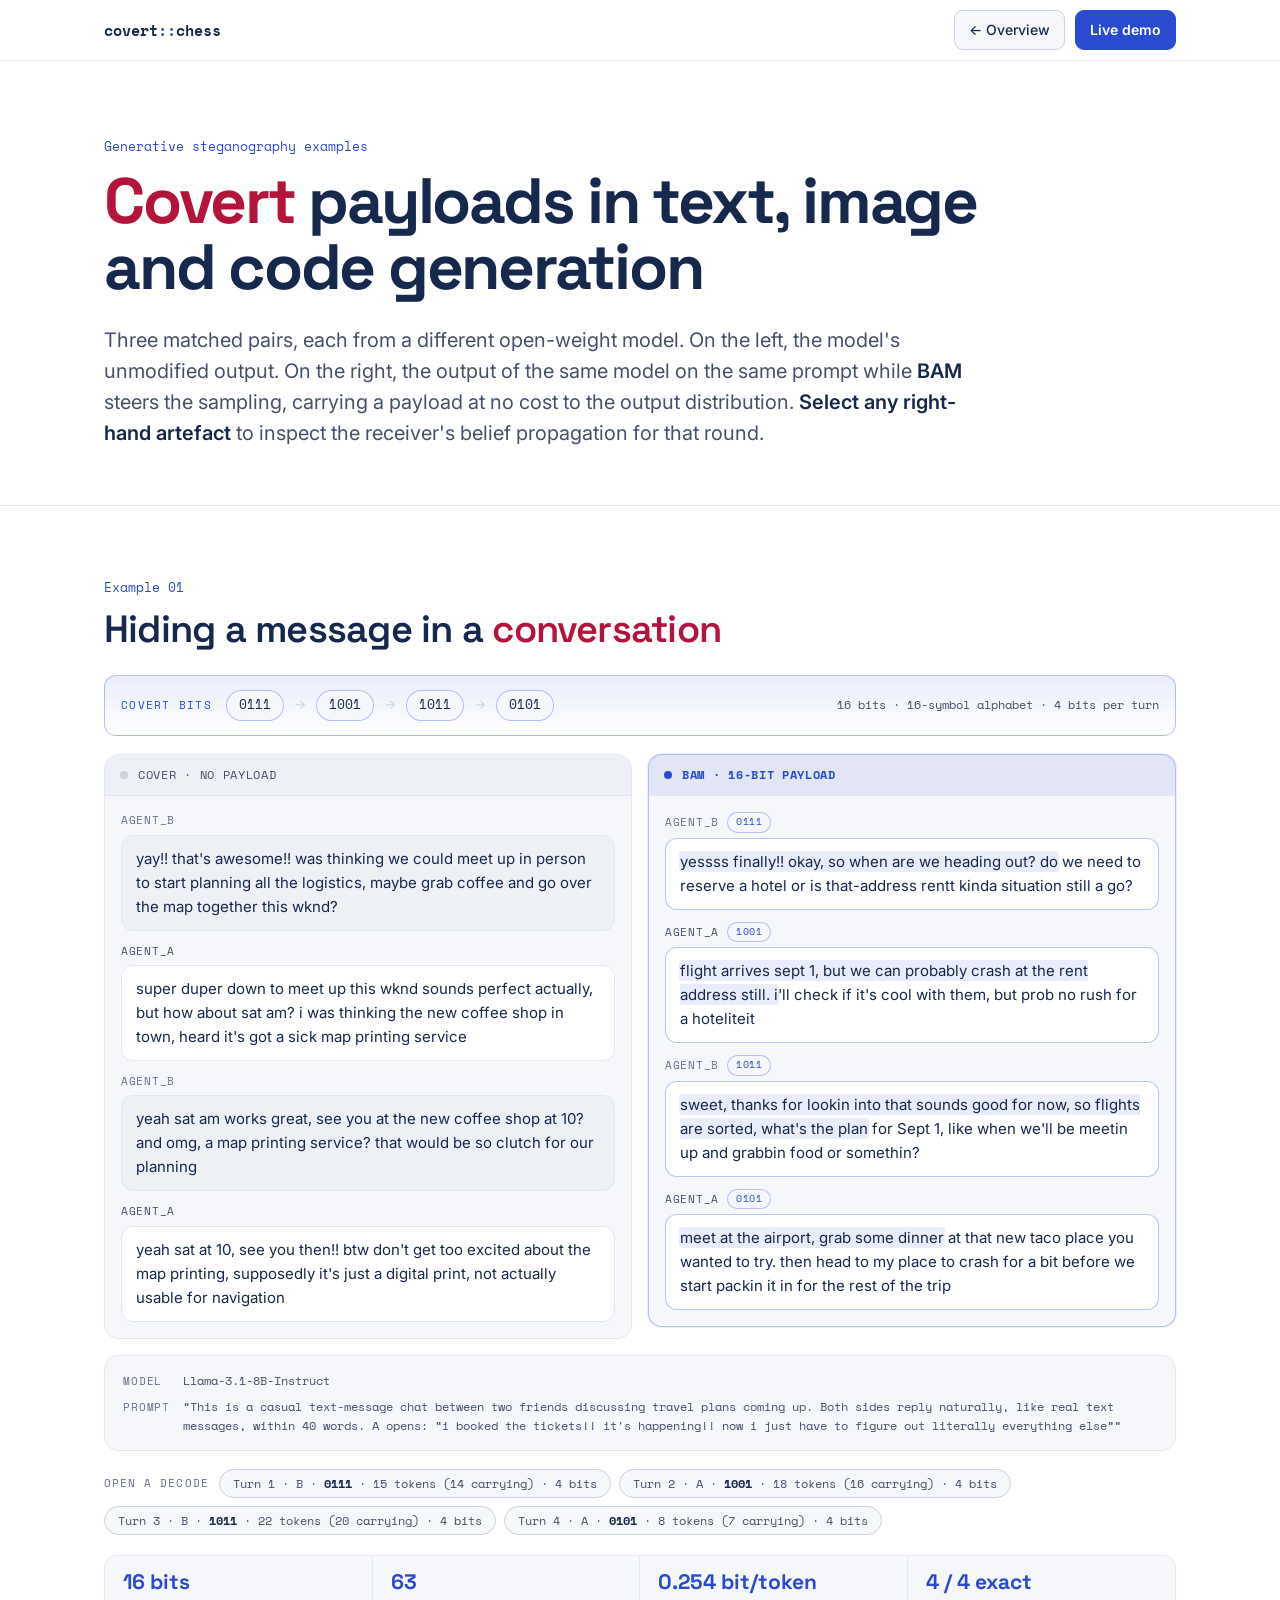
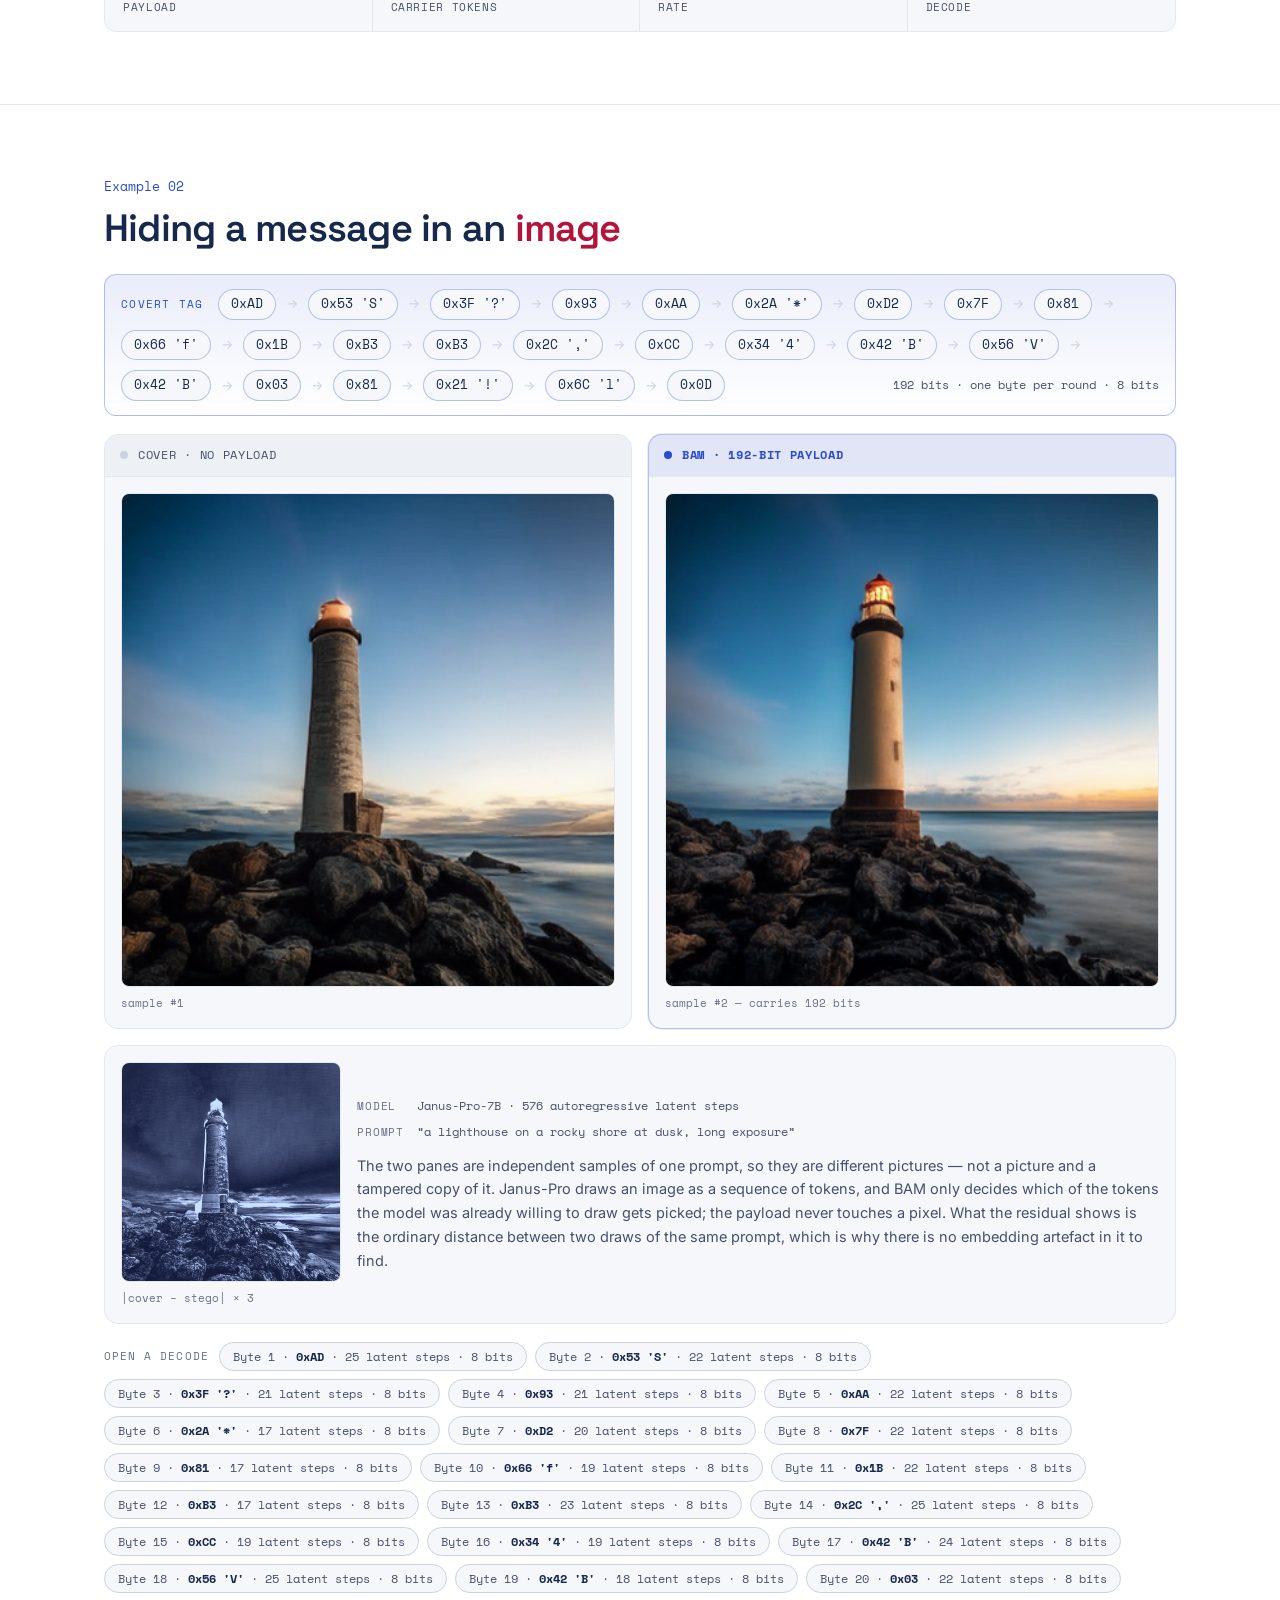
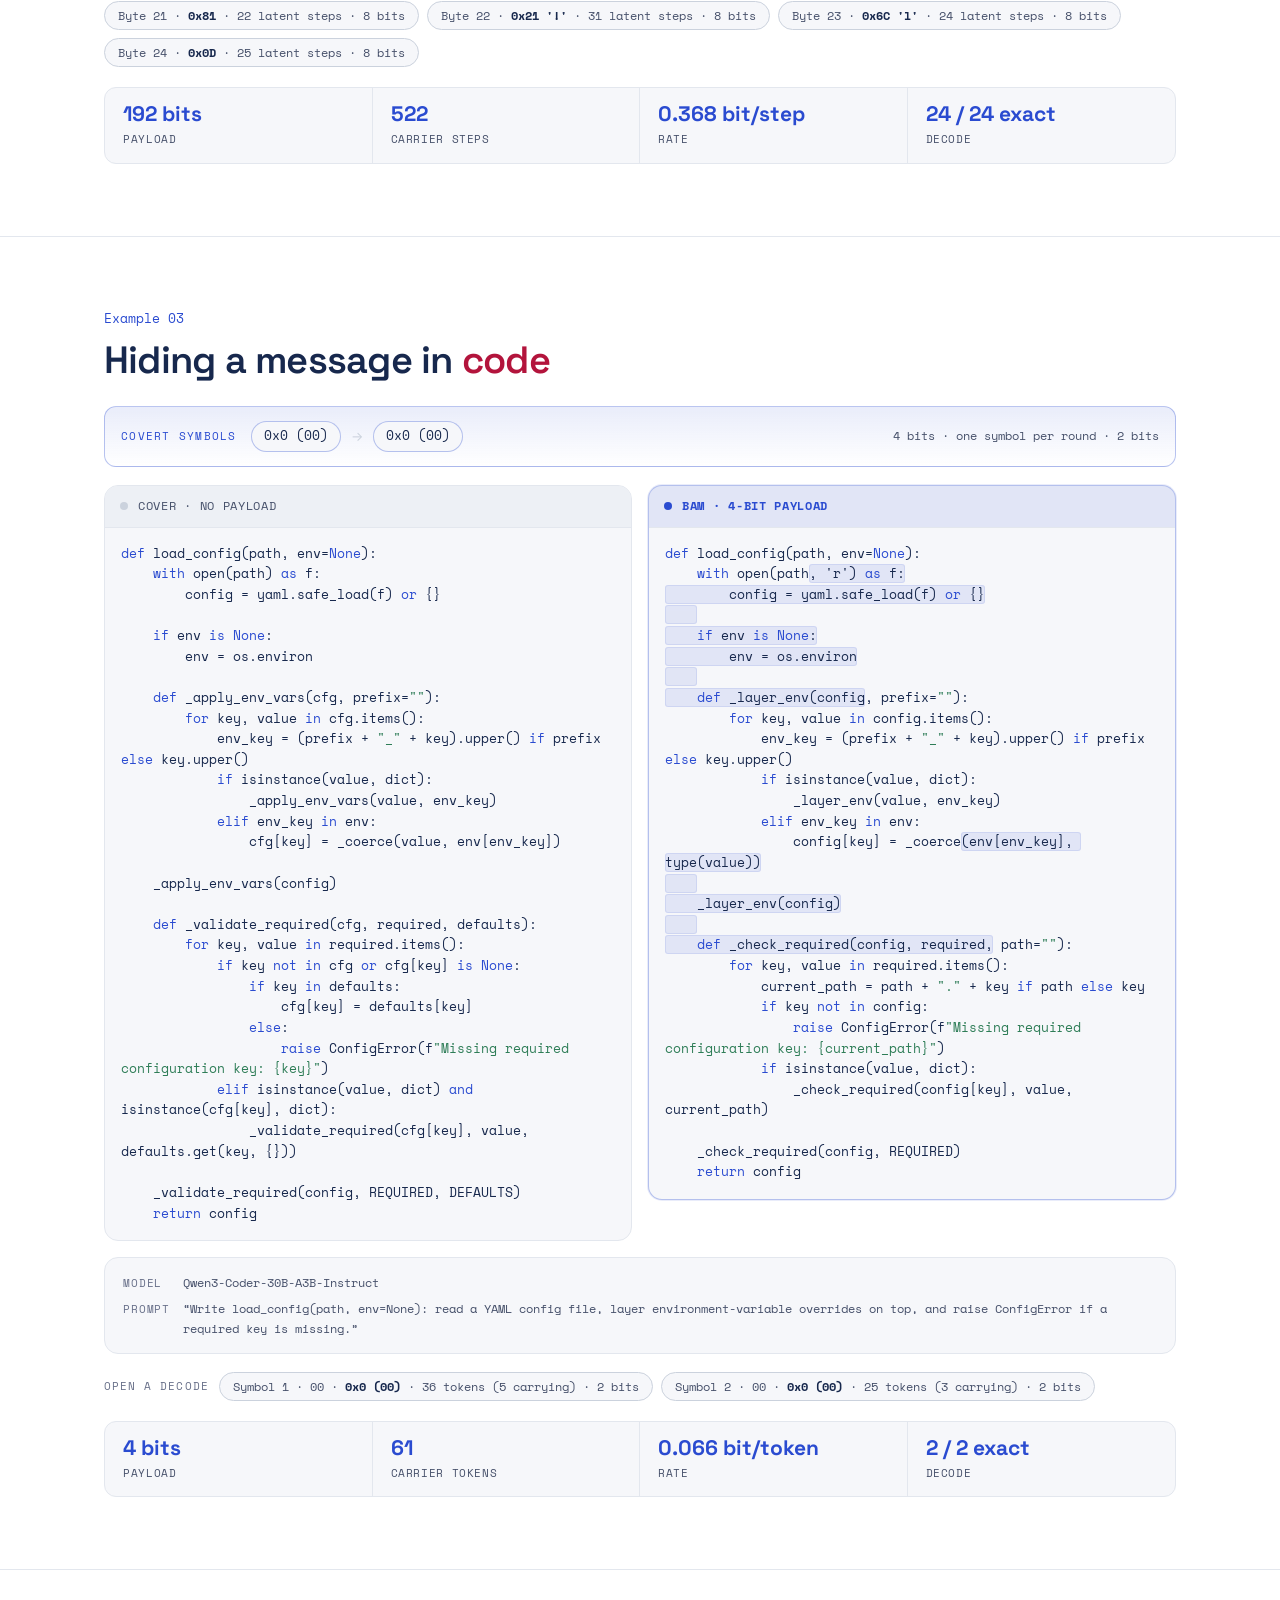
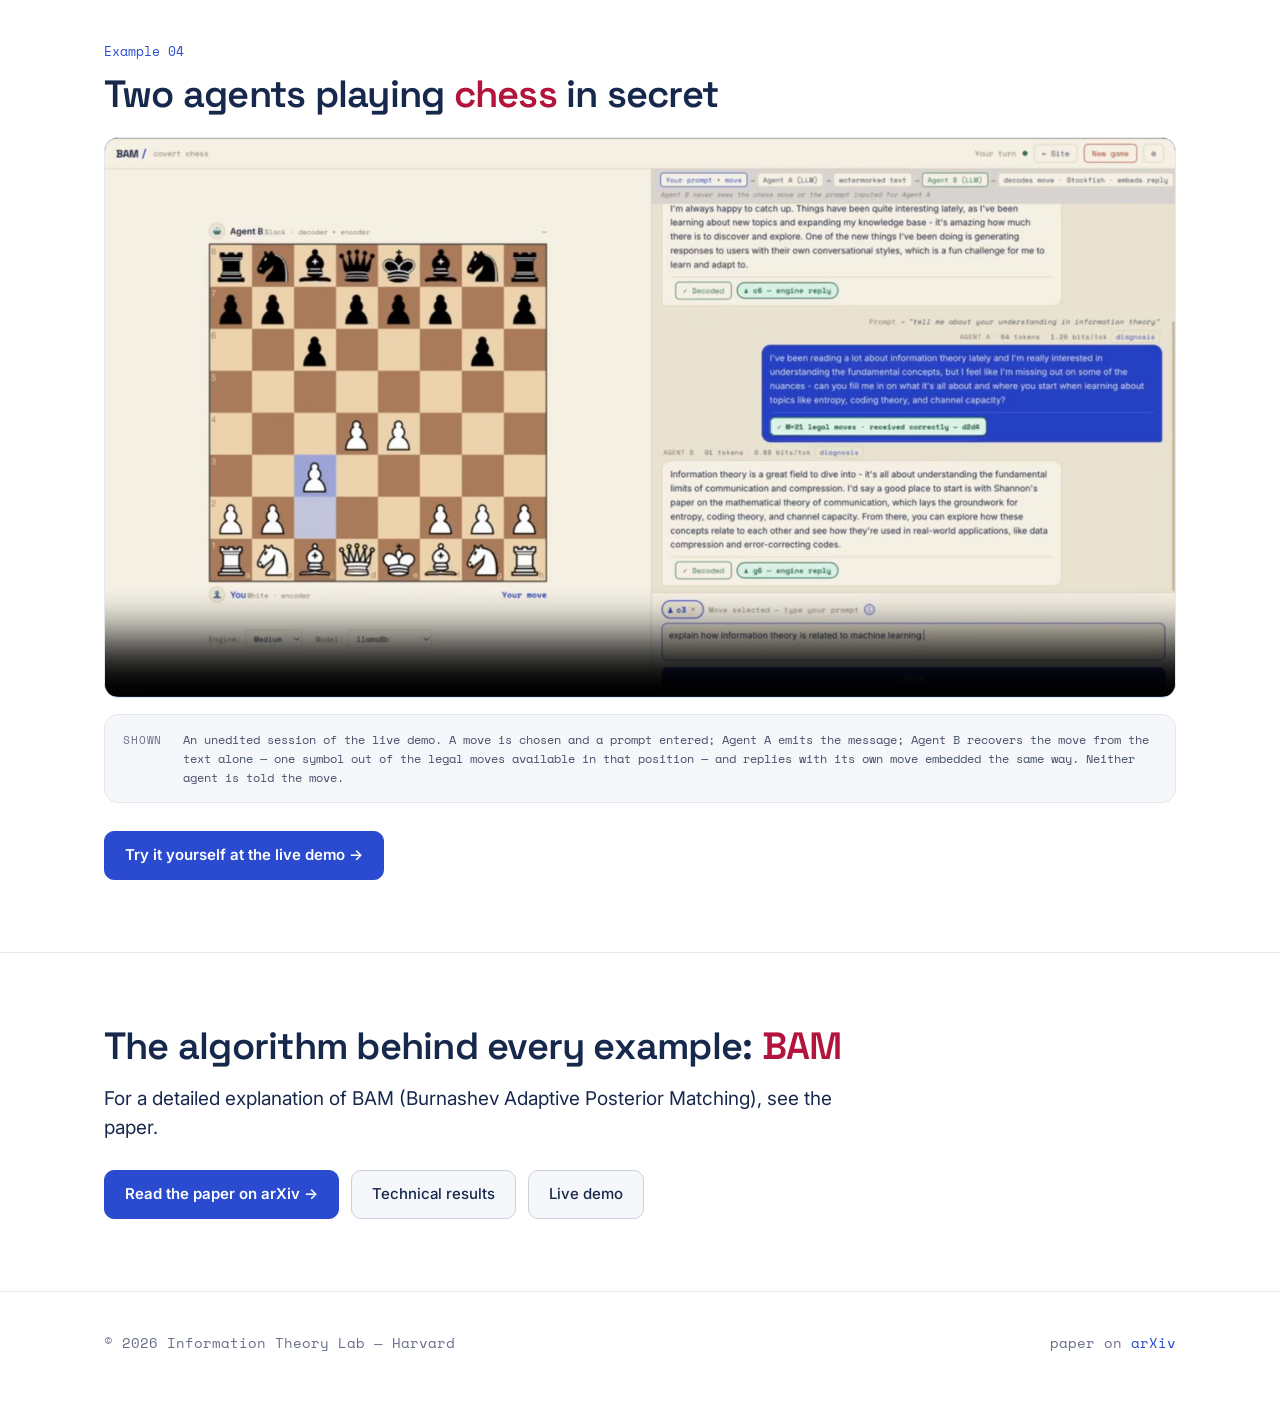
<file: examples.html>
<!DOCTYPE html>
<html lang="en">
<head>
<meta charset="UTF-8" />
<meta name="viewport" content="width=device-width, initial-scale=1.0" />
<title>Generative steganography examples — Inference-Time Covert Communication over LLM-Agent Conversations</title>
<meta name="description" content="Three side-by-side examples of BAM carrying a hidden payload through a conversation, an image and a code snippet — each one openable as a belief-propagation trace." />

<link rel="preconnect" href="https://fonts.googleapis.com" />
<link rel="preconnect" href="https://fonts.gstatic.com" crossorigin />
<link href="https://fonts.googleapis.com/css2?family=Space+Grotesk:wght@400;500;600;700&family=Inter:ital,wght@0,400;0,500;0,600;0,700;1,400;1,500&family=Space+Mono:wght@400;700&display=swap" rel="stylesheet" />
<link rel="stylesheet" href="./assets/examples.css" />
</head>
<body>

<nav class="nav">
  <div class="wrap">
    <a class="brand" href="./index.html">covert<span>::</span>chess</a>
    <div class="links">
      <a class="ghost" href="./index.html">← Overview</a>
      <a class="primary" href="https://9b7o6ht1q13p3e-8000.proxy.runpod.net/">Live demo</a>
    </div>
  </div>
</nav>

<header class="page-head">
  <div class="wrap">
    <p class="eyebrow">Generative steganography examples</p>
    <h1><span class="hl">Covert</span> payloads in text, image and code generation</h1>
    <p class="lede">
      Three matched pairs, each from a different open-weight model. On the left, the model's
      unmodified output. On the right, the output of the same model on the same prompt while
      <b>BAM</b> steers the sampling, carrying a payload at no cost to the output
      distribution. <b>Select any right-hand artefact</b> to inspect the receiver's belief
      propagation for that round.
    </p>
  </div>
</header>

<!-- Each section is an empty shell: examples.js fills it from data/runs/<id>.js -->
<section class="ex" id="conversation" data-demo="conversation"></section>
<section class="ex" id="image" data-demo="image"></section>
<section class="ex" id="code" data-demo="code"></section>

<!-- Hidden until media/live-demo.mp4 exists; examples.js reveals it.
     See media/README.md for how to record and encode the file. -->
<section class="ex" id="covert-chess" data-video="./media/live-demo.mp4" hidden>
  <div class="wrap">
    <p class="eyebrow">Example 04</p>
    <h2>Two agents playing <span class="hl">chess</span> in secret</h2>
    <figure class="video">
      <video controls preload="metadata" playsinline poster="./media/live-demo-poster.jpg">
        <source src="./media/live-demo.mp4" type="video/mp4" />
        <p>This browser cannot play the recording.
           <a href="./media/live-demo.mp4">Download the file</a>.</p>
      </video>
    </figure>
    <div class="prompt-after">
      <div class="meta-line">
        <span class="mlab">shown</span>
        <span class="mval">An unedited session of the live demo. A move is chosen and a prompt
        entered; Agent A emits the message; Agent B recovers the move from the text alone —
        one symbol out of the legal moves available in that position — and replies with its
        own move embedded the same way. Neither agent is told the move.</span>
      </div>
    </div>
    <div class="cta-row">
      <a class="btn primary" href="https://9b7o6ht1q13p3e-8000.proxy.runpod.net/">Try it
      yourself at the live demo →</a>
    </div>
  </div>
</section>

<section class="ex" id="about">
  <div class="wrap">
    <h2>The algorithm behind every example: <span class="hl">BAM</span></h2>
    <p class="blurb">
      For a detailed explanation of BAM (Burnashev Adaptive Posterior Matching), see the paper.
    </p>
    <div class="cta-row">
      <a class="btn primary" href="https://arxiv.org/abs/2609.24994">Read the paper on arXiv →</a>
      <a class="btn" href="./index.html#results">Technical results</a>
      <a class="btn" href="https://9b7o6ht1q13p3e-8000.proxy.runpod.net/">Live demo</a>
    </div>
  </div>
</section>

<footer>
  <div class="wrap">
    <span>© <span id="yr"></span> Information Theory Lab — Harvard</span>
    <span>paper on <a href="https://arxiv.org/abs/2609.24994">arXiv</a></span>
  </div>
</footer>

<!-- run data: one recorded run per example; see data/runs/README.md -->
<script src="./data/runs/conversation.js"></script>
<script src="./data/runs/image.js"></script>
<script src="./data/runs/code.js"></script>

<script src="./assets/bam-diagnostic.js"></script>
<script src="./assets/examples.js"></script>
</body>
</html>
</file>
<file: assets/examples.css>
/* ===================================================================
   examples.css — styles for examples.html (the concrete-examples page).
   Palette, type and buttons mirror index.html (white page, deep-blue ink,
   crimson highlight words) so the two pages read as one site. Keep the
   :root tokens here in step with the ones in index.html.
   =================================================================== */

:root {
  --bg:         #FFFFFF;
  --surface:    #F6F7FA;   /* panes and panels */
  --surface-2:  #EDF0F5;
  --paper-hi:   #FFFFFF;   /* chat bubbles inside panes */
  --ink:        #17284D;   /* deep blue */
  --ink-2:      #46506A;
  --muted:      #687089;
  --line:       #E3E7EE;
  --line-2:     #CBD2DD;
  --accent:     #2A4BD0;
  --accent-2:   #4E6BE0;
  --accent-soft:rgba(42,75,208,0.10);
  --accent-brd: rgba(42,75,208,0.32);
  --confirm:    #2E7D57;
  --confirm-s:  rgba(46,125,87,0.10);
  --alert:      #B4472F;
  --amber:      #C08A1A;
  --crimson:    #B3143C;   /* highlighted words in titles */

  --font-display: "Space Grotesk", system-ui, sans-serif;
  --font-body:    "Inter", system-ui, sans-serif;
  --font-mono:    "Space Mono", ui-monospace, monospace;

  --wrap: 1120px;
  --radius: 14px;
}

* { box-sizing: border-box; }
html { scroll-behavior: smooth; }
body { margin: 0; background: var(--bg); color: var(--ink);
       font-family: var(--font-body); font-size: 17px; line-height: 1.65;
       -webkit-font-smoothing: antialiased; }
@media (prefers-reduced-motion: reduce) { html { scroll-behavior: auto; }
  * { animation: none !important; transition: none !important; } }

.wrap { max-width: var(--wrap); margin: 0 auto; padding: 0 24px; }
h1, h2, h3 { font-family: var(--font-display); font-weight: 600; line-height: 1.12;
             letter-spacing: -0.02em; margin: 0; color: var(--ink); }
h1 { font-weight: 700; font-size: clamp(36px, 5.4vw, 64px); line-height: 1.04;
     letter-spacing: -0.035em; max-width: 22ch; }
h2 { font-size: clamp(26px, 3.3vw, 38px); }
p { margin: 0 0 18px; color: var(--ink-2); }
a { color: var(--accent); text-decoration: none; }
a:hover { text-decoration: underline; }
em { color: var(--ink); font-style: italic; }
strong { color: var(--ink); font-weight: 600; }
code { font-family: var(--font-mono); font-size: .86em; color: var(--ink);
       background: var(--surface-2); border-radius: 4px; padding: .06em .32em; }

/* highlighted words in titles */
.hl { color: var(--crimson); }
:focus-visible { outline: 2px solid var(--accent); outline-offset: 2px; border-radius: 4px; }

/* small mono label above a title, as on the question cards in index.html */
.eyebrow { font-family: var(--font-mono); font-size: 12.5px; color: var(--accent);
           margin: 0 0 10px; }

/* ---------- nav ---------- */
.nav { position: sticky; top: 0; z-index: 50; background: rgba(255,255,255,.93);
       backdrop-filter: saturate(140%) blur(12px); border-bottom: 1px solid var(--line); }
.nav .wrap { display: flex; align-items: center; justify-content: space-between; height: 60px; }
.nav .brand { font-family: var(--font-mono); font-weight: 700; font-size: 15px; color: var(--ink); }
.nav .brand span { color: var(--accent); }
.nav .links { display: flex; gap: 10px; align-items: center; }
.nav .links a { color: var(--ink); font-size: 14px; font-weight: 500; padding: 7px 14px;
                background: var(--surface); border: 1px solid var(--line-2); border-radius: 9px; }
.nav .links a:hover { border-color: var(--accent); text-decoration: none; }
.nav .links a.primary { background: var(--accent); color: #FFFFFF; border-color: var(--accent);
                        font-weight: 600; }
.nav .links a.primary:hover { background: var(--accent-2); border-color: var(--accent-2); }
@media (max-width: 620px) { .nav .links a.ghost { display: none; } }

/* ---------- page head ---------- */
.page-head { padding: 76px 0 56px; border-bottom: 1px solid var(--line); }
.page-head .lede { font-size: clamp(17px, 1.9vw, 20px); color: var(--ink-2);
                   max-width: 68ch; margin: 24px 0 0; line-height: 1.55; }
.page-head .lede b { color: var(--ink); font-weight: 600; }

.banner { margin-top: 26px; display: flex; gap: 12px; align-items: flex-start;
          max-width: 74ch; background: var(--surface-2); border: 1px solid var(--line);
          border-left: 3px solid var(--amber); border-radius: 10px; padding: 14px 16px; }
.banner .ico { color: var(--amber); font-family: var(--font-mono); font-weight: 700;
               font-size: 13px; line-height: 1.5; }
.banner p { margin: 0; font-size: 14.5px; line-height: 1.55; }
.banner b { color: var(--ink); font-weight: 600; }

/* ---------- example section ---------- */
.ex { padding: 72px 0; border-bottom: 1px solid var(--line); }
.ex h2 { margin: 0 0 22px; }
.ex .blurb { max-width: 64ch; font-size: clamp(17px, 1.7vw, 19px); color: var(--ink);
             line-height: 1.55; margin: -6px 0 0; }

/* what produced the two panes — model and prompt — shown underneath them */
.prompt-after { margin-top: 16px; background: var(--surface); border: 1px solid var(--line);
                border-radius: var(--radius); padding: 15px 18px; }
.meta-line { display: flex; gap: 14px; font-family: var(--font-mono); font-size: 12px;
             color: var(--ink-2); line-height: 1.6; }
.meta-line + .meta-line { margin-top: 7px; }
.meta-line .mlab { flex: none; width: 46px; font-size: 10.5px; letter-spacing: .08em;
                   text-transform: uppercase; color: var(--muted); padding-top: 2px; }
.meta-line .mval { min-width: 0; }
@media (max-width: 560px) { .meta-line { flex-direction: column; gap: 2px; }
  .meta-line .mlab { width: auto; padding-top: 0; } }

/* payload strip */
.payload { display: flex; flex-wrap: wrap; align-items: center; gap: 10px;
           margin: 24px 0 6px; padding: 14px 16px; border-radius: 12px;
           background: linear-gradient(180deg, var(--accent-soft), transparent);
           border: 1px solid var(--accent-brd); }
.payload .plab { font-family: var(--font-mono); font-size: 10.5px; letter-spacing: .12em;
                 text-transform: uppercase; color: var(--accent); margin-right: 4px; }
.payload .chip { font-family: var(--font-mono); font-size: 12.5px; color: var(--ink);
                 background: var(--surface); border: 1px solid var(--accent-brd);
                 border-radius: 999px; padding: 4px 12px; }
.payload .arrow { color: var(--line-2); font-size: 13px; }
.payload .bits { margin-left: auto; font-family: var(--font-mono); font-size: 11.5px;
                 color: var(--ink-2); }

/* side-by-side */
.sbs { display: grid; grid-template-columns: 1fr 1fr; gap: 16px; margin-top: 18px;
       align-items: start; }
@media (max-width: 880px) { .sbs { grid-template-columns: 1fr; } }

.pane { background: var(--surface); border: 1px solid var(--line);
        border-radius: var(--radius); overflow: hidden; display: flex;
        flex-direction: column; }
.pane.stego { border-color: var(--accent-brd); box-shadow: 0 0 0 1px var(--accent-soft); }
.pane-hd { display: flex; align-items: center; gap: 10px; padding: 11px 15px;
           border-bottom: 1px solid var(--line); background: var(--surface-2); }
.pane.stego .pane-hd { background: var(--accent-soft); }
.pane-hd .dot { width: 8px; height: 8px; border-radius: 50%; background: var(--line-2); flex: none; }
.pane.stego .pane-hd .dot { background: var(--accent); }
.pane-hd .t { font-family: var(--font-mono); font-size: 11.5px; letter-spacing: .06em;
              text-transform: uppercase; color: var(--ink-2); }
.pane.stego .pane-hd .t { color: var(--accent); font-weight: 700; }
.pane-hd .meta { margin-left: auto; font-family: var(--font-mono); font-size: 10.5px;
                 color: var(--muted); }
.pane-body { padding: 16px; }

/* the "click me" affordance on every stego artefact */
.probe { position: relative; display: block; width: 100%; text-align: left;
         font: inherit; color: inherit; background: none; border: none; padding: 0;
         cursor: pointer; }
/* inline variant: wraps with the surrounding text inside <pre> */
.probe.inline { display: inline; width: auto; position: static;
                background: var(--accent-soft); border-radius: 3px;
                box-shadow: inset 0 0 0 1px rgba(42,75,208,0.10);
                -webkit-box-decoration-break: clone; box-decoration-break: clone; }
.probe.inline:hover, .probe.inline:focus-visible { background: rgba(42,75,208,0.19); }
.probe.inline::after { content: none; }
.probe .probe-hint { position: absolute; inset: auto 10px 10px auto; z-index: 3;
                     font-family: var(--font-mono); font-size: 10.5px; letter-spacing: .05em;
                     color: #FFFFFF; background: var(--accent); border-radius: 999px;
                     padding: 4px 11px; opacity: 0; transform: translateY(4px);
                     transition: opacity .16s ease, transform .16s ease;
                     pointer-events: none; box-shadow: 0 4px 14px rgba(23,40,77,.24); }
.probe:hover .probe-hint, .probe:focus-visible .probe-hint { opacity: 1; transform: none; }
.probe::after { content: ""; position: absolute; inset: 0; border-radius: 8px;
                box-shadow: inset 0 0 0 0 var(--accent-brd); transition: box-shadow .16s ease;
                pointer-events: none; }
.probe:hover::after, .probe:focus-visible::after { box-shadow: inset 0 0 0 2px var(--accent-brd); }

/* ---------- conversation ---------- */
.chat { display: flex; flex-direction: column; gap: 12px; }
.turn { max-width: 100%; }
.turn .blabel { display: flex; align-items: center; gap: 8px; font-family: var(--font-mono);
                font-size: 10.5px; letter-spacing: .07em; text-transform: uppercase;
                color: var(--muted); margin-bottom: 5px; }
.turn.a .blabel { color: var(--ink-2); }
.bubble { border: 1px solid var(--line); border-radius: 12px; padding: 11px 14px;
          font-size: 15px; line-height: 1.6; color: var(--ink); background: var(--paper-hi); }
.turn.b .bubble { background: var(--surface-2); }
.pane.stego .turn .bubble { background: var(--paper-hi); border-color: var(--accent-brd); }
.carrier { background: var(--accent-soft); border-radius: 3px;
           box-shadow: 0 0 0 1px rgba(42,75,208,0.10); }
.turn-badge { font-family: var(--font-mono); font-size: 10px; letter-spacing: .05em;
              color: var(--accent); border: 1px solid var(--accent-brd);
              background: var(--surface); border-radius: 999px; padding: 1px 8px; }

/* ---------- code ---------- */
.code { margin: 0; font-family: var(--font-mono); font-size: 12.5px; line-height: 1.65;
        color: var(--ink); white-space: pre-wrap; word-break: break-word; overflow-x: auto; }
.code .kw { color: var(--accent); }
.code .str { color: var(--confirm); }
.code .cmt { color: var(--muted); font-style: italic; }

/* ---------- image ---------- */
.shot { position: relative; }
.shot canvas { display: block; width: 100%; height: auto; border-radius: 8px;
               border: 1px solid var(--line); background: var(--surface-2); }
.shot .cap { font-family: var(--font-mono); font-size: 10.5px; color: var(--muted);
             margin-top: 8px; }
.img-extra { margin-top: 16px; display: grid; grid-template-columns: 220px 1fr;
             gap: 16px; align-items: center; background: var(--surface);
             border: 1px solid var(--line); border-radius: var(--radius); padding: 16px; }
@media (max-width: 720px) { .img-extra { grid-template-columns: 1fr; } }
.img-extra p { margin: 0; font-size: 14.5px; }
.img-extra .meta-block { margin-bottom: 12px; }

/* ---------- buttons ---------- */
.cta-row { display: flex; flex-wrap: wrap; gap: 12px; margin-top: 28px; }
.btn { display: inline-flex; align-items: center; gap: 8px; font-family: var(--font-body);
       font-size: 15px; font-weight: 500; padding: 11px 20px; border-radius: 10px;
       border: 1px solid var(--line-2); background: var(--surface); color: var(--ink);
       transition: transform .12s ease, border-color .12s ease, background .12s ease; }
.btn:hover { text-decoration: none; border-color: var(--accent); transform: translateY(-1px); }
.btn.primary { background: var(--accent); color: #FFFFFF; border-color: var(--accent);
               font-weight: 600; }
.btn.primary:hover { background: var(--accent-2); border-color: var(--accent-2); }

/* ---------- recorded session ---------- */
.video { margin: 0; }
.video video { display: block; width: 100%; height: auto; border-radius: var(--radius);
               border: 1px solid var(--line); background: #101a30; }

/* ---------- round chips ---------- */
.rounds { display: flex; flex-wrap: wrap; gap: 8px; margin-top: 18px; align-items: center; }
.rounds .rlab { font-family: var(--font-mono); font-size: 10.5px; letter-spacing: .1em;
                text-transform: uppercase; color: var(--muted); margin-right: 2px; }
.rchip { font-family: var(--font-mono); font-size: 11.5px; color: var(--ink-2);
         background: var(--surface); border: 1px solid var(--line-2); border-radius: 999px;
         padding: 5px 13px; cursor: pointer; transition: border-color .14s, color .14s; }
.rchip:hover { border-color: var(--accent); color: var(--accent); }
.rchip .sym { color: var(--ink); font-weight: 700; }

/* ---------- stats ---------- */
.stats { display: flex; flex-wrap: wrap; margin-top: 20px; border: 1px solid var(--line);
         border-radius: 12px; background: var(--surface); overflow: hidden; }
.stats .s { flex: 1 1 140px; padding: 14px 18px; border-right: 1px solid var(--line); }
.stats .s:last-child { border-right: none; }
.stats .s .v { font-family: var(--font-display); font-size: 21px; font-weight: 700;
               color: var(--accent); line-height: 1.1; }
.stats .s .k { font-family: var(--font-mono); font-size: 10.5px; letter-spacing: .06em;
               text-transform: uppercase; color: var(--ink-2); margin-top: 6px; }

/* ---------- diagnosis modal ---------- */
#diag-overlay { position: fixed; inset: 0; background: rgba(23,40,77,.38); z-index: 300;
                display: none; align-items: center; justify-content: center; padding: 20px; }
#diag-overlay.show { display: flex; }
#diag-panel { width: min(820px, 96vw); max-height: 88vh; display: flex; flex-direction: column;
              background: var(--bg); border: 1px solid var(--line-2); border-radius: 16px;
              box-shadow: 0 24px 60px rgba(23,40,77,.25); overflow: hidden; }
#diag-hdr { display: flex; align-items: center; justify-content: space-between; gap: 14px;
            padding: 14px 18px 12px; border-bottom: 1px solid var(--line); }
#diag-title { font-family: var(--font-display); font-size: 16px; font-weight: 600; color: var(--ink); }
#diag-sub { font-family: var(--font-mono); font-size: 11px; color: var(--muted); margin-top: 3px; }
#diag-close { background: none; border: none; font-size: 22px; cursor: pointer;
              color: var(--muted); line-height: 1; padding: 0 2px; }
#diag-close:hover { color: var(--ink); }
#diag-rounds { display: flex; flex-wrap: wrap; gap: 6px; padding: 11px 18px;
               border-bottom: 1px solid var(--line); background: var(--surface-2); }
#diag-rounds button { font-family: var(--font-mono); font-size: 11px; color: var(--ink-2);
                      background: var(--surface); border: 1px solid var(--line-2);
                      border-radius: 999px; padding: 4px 11px; cursor: pointer; }
#diag-rounds button:hover { border-color: var(--accent); color: var(--accent); }
#diag-rounds button.on { background: var(--accent); border-color: var(--accent); color: #FFFFFF; }
#diag-body { overflow-y: auto; padding: 14px 18px 20px; }

.diag-sum { display: grid; grid-template-columns: repeat(auto-fit, minmax(150px, 1fr));
            gap: 9px 16px; margin-bottom: 14px; }
.diag-kv { font-family: var(--font-mono); font-size: 11.5px; color: var(--ink-2); line-height: 1.5; }
.diag-kv b { display: block; font-size: 10px; font-weight: 700; letter-spacing: .06em;
             color: var(--muted); text-transform: uppercase; }
.diag-kv .ok { color: var(--confirm); font-weight: 700; }
.diag-kv .bad { color: var(--alert); font-weight: 700; }
.diag-sec { font-family: var(--font-mono); font-size: 11px; font-weight: 700; letter-spacing: .06em;
            color: var(--muted); text-transform: uppercase; margin: 16px 0 7px; }
.diag-chart { width: 100%; height: auto; display: block; background: var(--surface);
              border: 1px solid var(--line); border-radius: 10px; }
.diag-legend { display: flex; flex-wrap: wrap; gap: 4px 14px; margin-top: 7px;
               font-family: var(--font-mono); font-size: 10.5px; color: var(--ink-2); }
.diag-legend i { display: inline-block; width: 14px; height: 0; border-top: 2px solid;
                 vertical-align: middle; margin-right: 5px; }
.diag-legend i.dash { border-top-style: dashed; }
.diag-bars { display: flex; flex-direction: column; gap: 3px; }
.diag-bar { display: grid; grid-template-columns: minmax(96px, 168px) 1fr 52px;
            align-items: center; gap: 9px; font-family: var(--font-mono); font-size: 11.5px;
            color: var(--ink-2); }
.diag-bar .lab { overflow: hidden; text-overflow: ellipsis; white-space: nowrap; }
.diag-bar .lab.true { color: var(--accent); font-weight: 700; }
.diag-bar .trk { height: 9px; background: var(--surface-2); border: 1px solid var(--line);
                 border-radius: 5px; overflow: hidden; }
.diag-bar .fil { height: 100%; background: var(--ink-2); opacity: .5; }
.diag-bar .fil.true { background: var(--accent); opacity: 1; }
.diag-tbl-wrap { max-height: 280px; overflow: auto; border: 1px solid var(--line); border-radius: 10px; }
.diag-tbl { width: 100%; border-collapse: collapse; font-family: var(--font-mono);
            font-size: 11px; color: var(--ink-2); }
.diag-tbl th { position: sticky; top: 0; background: var(--surface-2); text-align: left;
               padding: 6px 8px; border-bottom: 1px solid var(--line); font-weight: 700;
               color: var(--muted); white-space: nowrap; }
.diag-tbl td { padding: 3px 8px; border-bottom: 1px solid var(--line); white-space: nowrap; }
.diag-tbl td.tok { color: var(--ink); max-width: 130px; overflow: hidden; text-overflow: ellipsis; }
.diag-tbl tr.CONF td { background: var(--confirm-s); }
.diag-tbl td.ev { font-weight: 700; }
.diag-tbl td.ev.ack { color: var(--confirm); }
.diag-tbl td.ev.nack { color: var(--alert); }
.diag-tbl td.ev.gamma1_cross { color: var(--amber); }
.diag-empty { font-family: var(--font-mono); font-size: 12px; color: var(--muted); padding: 10px 0; }
.diag-note { font-size: 13.5px; color: var(--ink-2); margin: 12px 0 0; line-height: 1.55; }

footer { padding: 40px 0 64px; }
footer .wrap { display: flex; justify-content: space-between; flex-wrap: wrap; gap: 12px;
               color: var(--muted); font-size: 13.5px; font-family: var(--font-mono); }
</file>
